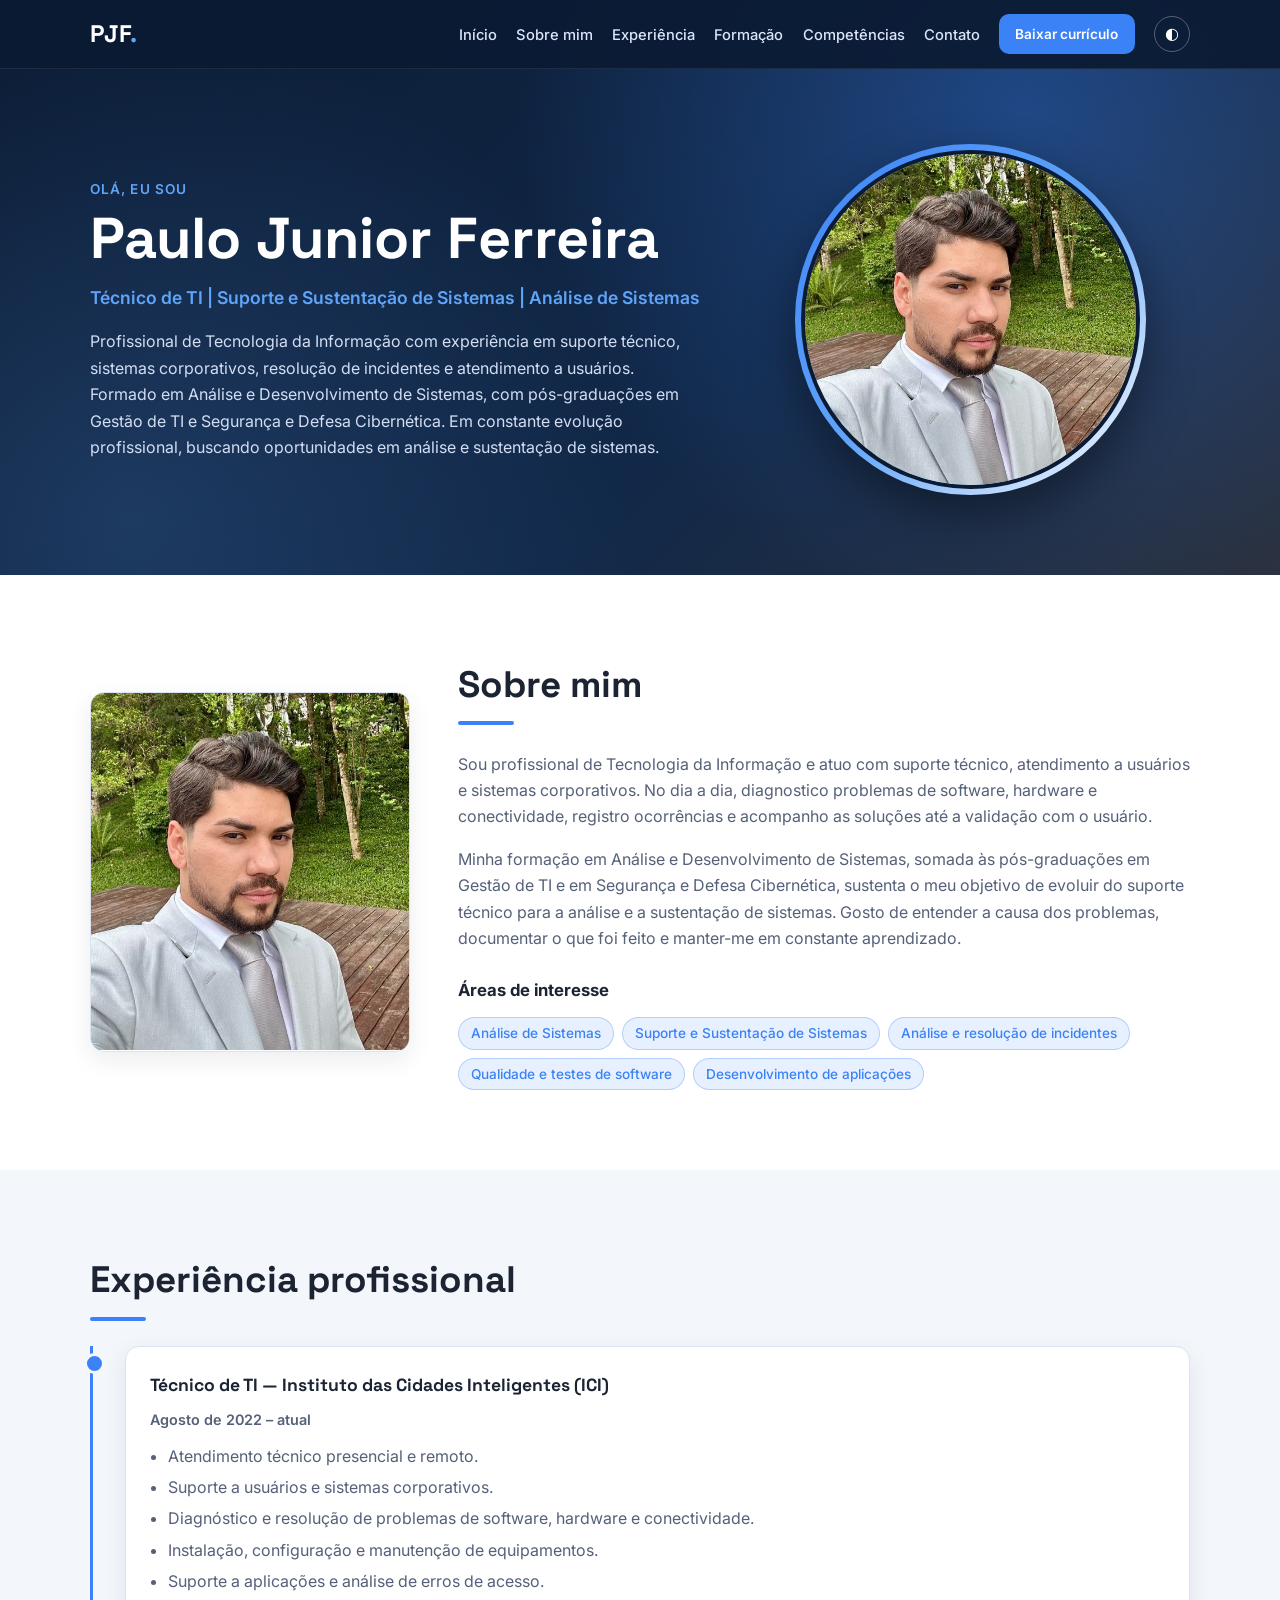
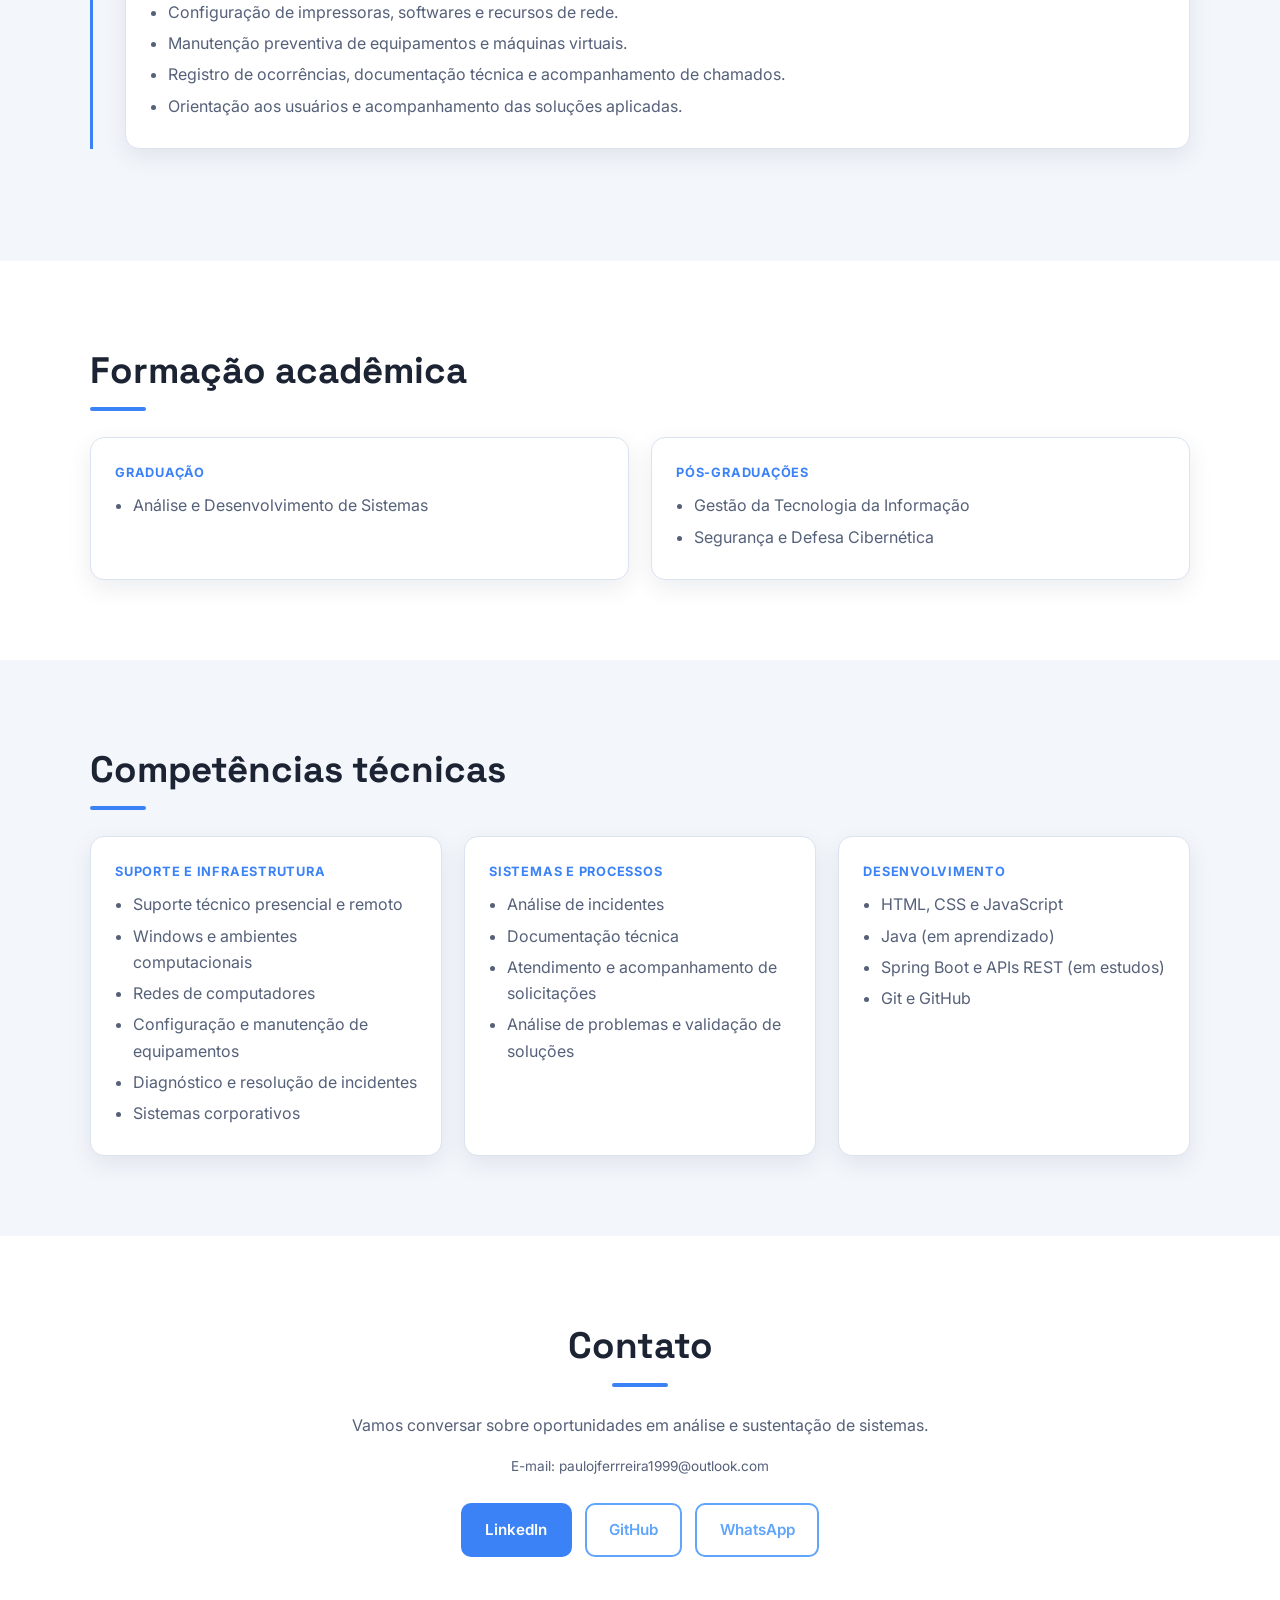
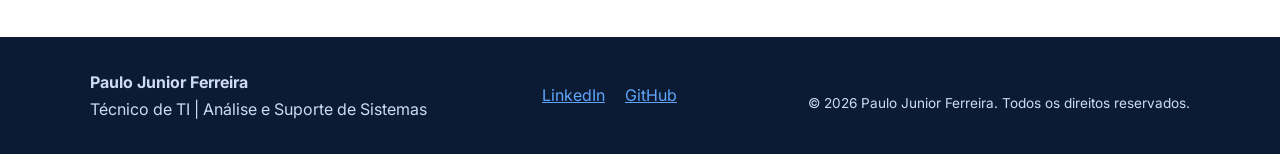
<file: index.html>
<!DOCTYPE html>
<html lang="pt-BR">
<head>
  <meta charset="UTF-8">
  <meta name="viewport" content="width=device-width, initial-scale=1.0">
  <title>Paulo Junior Ferreira | Tecnologia da Informação e Sistemas</title>
  <meta name="description" content="Currículo profissional e portfólio de Paulo Junior Ferreira, profissional de TI com experiência em suporte técnico, sistemas corporativos, análise de incidentes e desenvolvimento de projetos.">
  <meta name="author" content="Paulo Junior Ferreira">
  <meta name="theme-color" content="#0b1b33">
  <meta property="og:type" content="website">
  <meta property="og:title" content="Paulo Junior Ferreira | Tecnologia da Informação e Sistemas">
  <meta property="og:description" content="Técnico de TI | Suporte e Sustentação de Sistemas | Análise de Sistemas.">
  <meta property="og:image" content="assets/images/foto-paulo.jpg">
  <meta name="twitter:card" content="summary_large_image">
  <link rel="preconnect" href="https://fonts.googleapis.com">
  <link rel="preconnect" href="https://fonts.gstatic.com" crossorigin>
  <link href="https://fonts.googleapis.com/css2?family=Inter:wght@400;500;600;700&family=Space+Grotesk:wght@500;700&display=swap" rel="stylesheet">
  <link rel="stylesheet" href="css/style.css">
</head>
<body>
  <a class="skip-link" href="#conteudo">Ir para o conteúdo</a>

  <header class="header" id="topo">
    <nav class="nav container" aria-label="Navegação principal">
      <a href="#inicio" class="logo" aria-label="Paulo Junior Ferreira — início">PJF<span>.</span></a>
      <button class="nav-toggle" aria-expanded="false" aria-controls="menu" aria-label="Abrir menu">
        <span></span><span></span><span></span>
      </button>
      <ul class="menu" id="menu">
        <li><a href="#inicio">Início</a></li>
        <li><a href="#sobre">Sobre mim</a></li>
        <li><a href="#experiencia">Experiência</a></li>
        <li><a href="#formacao">Formação</a></li>
        <li><a href="#competencias">Competências</a></li>
        <li><a href="#contato">Contato</a></li>
        <li><a class="btn btn-small" href="assets/curriculo-paulo-junior-ferreira.pdf" download>Baixar currículo</a></li>
        <li><button class="theme-toggle" id="themeToggle" aria-label="Alternar tema claro/escuro">◐</button></li>
      </ul>
    </nav>
  </header>

  <main id="conteudo">
    <!-- INÍCIO -->
    <section class="hero" id="inicio">
      <div class="hero-bg" aria-hidden="true"></div>
      <div class="container hero-grid">
        <div class="hero-text reveal">
          <p class="eyebrow">Olá, eu sou</p>
          <h1>Paulo Junior Ferreira</h1>
          <p class="role">Técnico de TI | Suporte e Sustentação de Sistemas | Análise de Sistemas</p>
          <p class="lead">Profissional de Tecnologia da Informação com experiência em suporte técnico, sistemas corporativos, resolução de incidentes e atendimento a usuários. Formado em Análise e Desenvolvimento de Sistemas, com pós-graduações em Gestão de TI e Segurança e Defesa Cibernética. Em constante evolução profissional, buscando oportunidades em análise e sustentação de sistemas.</p>
         
        </div>
        <div class="hero-photo reveal">
          <div class="photo-frame">
            <img src="assets/images/foto-paulo.jpg" alt="Retrato de Paulo Junior Ferreira, de terno cinza-claro e gravata, em área externa arborizada" width="480" height="480" fetchpriority="high"
                 onerror="this.style.display='none';this.parentElement.classList.add('no-photo')">
            <span class="photo-fallback" aria-hidden="true">PJF</span>
          </div>
        </div>
      </div>
    </section>

    <!-- SOBRE -->
    <section class="section" id="sobre">
      <div class="container about-grid">
        <div class="about-photo reveal">
          <img src="assets/images/foto-paulo.jpg" alt="Paulo Junior Ferreira" width="360" height="360" loading="lazy"
               onerror="this.closest('.about-photo').style.display='none'">
        </div>
        <div class="reveal">
          <h2 class="section-title">Sobre mim</h2>
          <p>Sou profissional de Tecnologia da Informação e atuo com suporte técnico, atendimento a usuários e sistemas corporativos. No dia a dia, diagnostico problemas de software, hardware e conectividade, registro ocorrências e acompanho as soluções até a validação com o usuário.</p>
          <p>Minha formação em Análise e Desenvolvimento de Sistemas, somada às pós-graduações em Gestão de TI e em Segurança e Defesa Cibernética, sustenta o meu objetivo de evoluir do suporte técnico para a análise e a sustentação de sistemas. Gosto de entender a causa dos problemas, documentar o que foi feito e manter-me em constante aprendizado.</p>
          <h3 class="subtitle">Áreas de interesse</h3>
          <ul class="chips">
            <li>Análise de Sistemas</li>
            <li>Suporte e Sustentação de Sistemas</li>
            <li>Análise e resolução de incidentes</li>
            <li>Qualidade e testes de software</li>
            <li>Desenvolvimento de aplicações</li>
          </ul>
        </div>
      </div>
    </section>

    <!-- EXPERIÊNCIA -->
    <section class="section alt" id="experiencia">
      <div class="container">
        <h2 class="section-title reveal">Experiência profissional</h2>
        <div class="timeline" id="timeline"></div>
      </div>
    </section>

    <!-- FORMAÇÃO -->
    <section class="section" id="formacao">
      <div class="container">
        <h2 class="section-title reveal">Formação acadêmica</h2>
        <div class="cards" id="formacaoCards"></div>
      </div>
    </section>

    <!-- COMPETÊNCIAS -->
    <section class="section alt" id="competencias">
      <div class="container">
        <h2 class="section-title reveal">Competências técnicas</h2>
        <div class="cards" id="skillsCards"></div>
      </div>
    </section>

    <!-- CONTATO -->
    <section class="section" id="contato">
      <div class="container contact reveal">
        <h2 class="section-title">Contato</h2>
        <p>Vamos conversar sobre oportunidades em análise e sustentação de sistemas.</p>
        <p class="small">E-mail: paulojferrreira1999@outlook.com</p>
        <div class="btn-row center">
          <a class="btn" href="https://www.linkedin.com/in/paulo-junior-ferreira-b29650188/" target="_blank" rel="noopener noreferrer">LinkedIn</a>
          <a class="btn btn-outline" href="https://github.com/paulojferreiraa" target="_blank" rel="noopener noreferrer">GitHub</a>
          <a class="btn btn-outline" href="https://wa.me/5541995885907" target="_blank" rel="noopener noreferrer">WhatsApp</a>
         
        </div>
      </div>
    </section>
  </main>

  <footer class="footer">
    <div class="container footer-grid">
      <div>
        <strong>Paulo Junior Ferreira</strong><br>
        Técnico de TI | Análise e Suporte de Sistemas
      </div>
      <div class="footer-links">
        <a href="https://www.linkedin.com/in/paulo-junior-ferreira-b29650188/" target="_blank" rel="noopener noreferrer">LinkedIn</a>
        <a href="https://github.com/paulojferreiraa" target="_blank" rel="noopener noreferrer">GitHub</a>
      </div>
      <div class="small">© <span id="year"></span> Paulo Junior Ferreira. Todos os direitos reservados.</div>
    </div>
  </footer>

  <script src="js/script.js"></script>
</body>
</html>
</file>
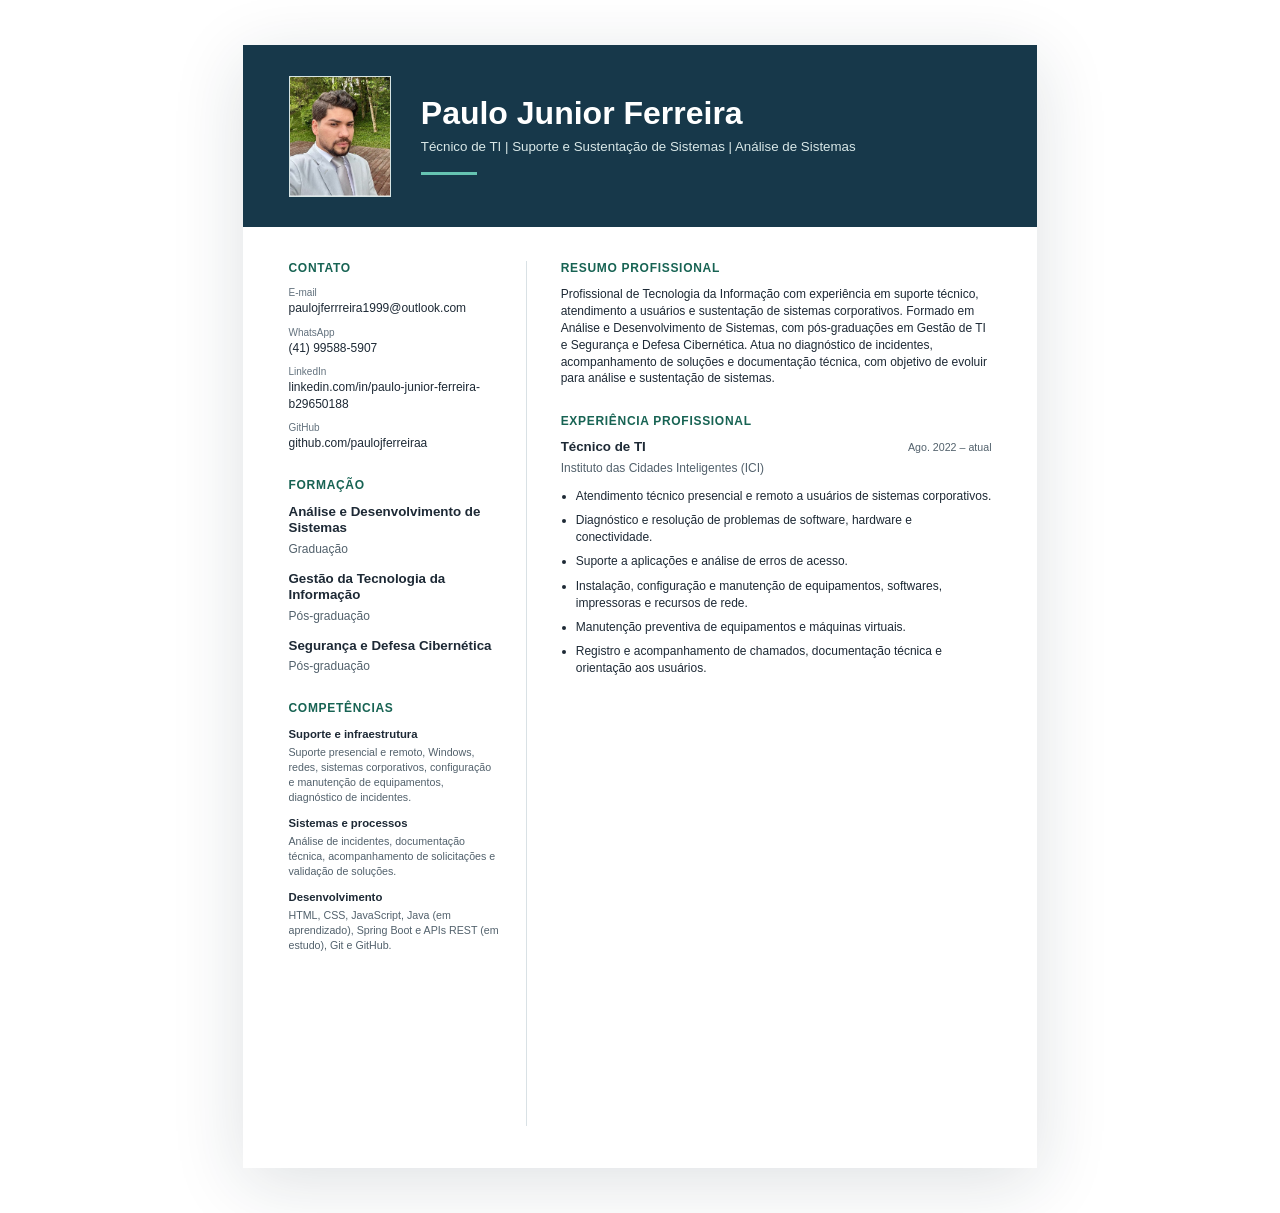
<file: assets/curriculo-paulo-junior-ferreira.html>
<!DOCTYPE html>
<html lang="pt-BR">
<head>
  <meta charset="UTF-8">
  <meta name="viewport" content="width=device-width, initial-scale=1.0">
  <title>Currículo | Paulo Junior Ferreira</title>
  <style>
    @page { size: A4; margin: 0; }
    * { box-sizing: border-box; }
    body { width: 210mm; min-height: 297mm; margin: 0; color: #1d2935; background: #fff; font: 9pt/1.4 Arial, sans-serif; }
    a { color: inherit; text-decoration: none; }
    .page { min-height: 297mm; display: grid; grid-template-rows: 48mm 1fr; }
    .header { display: flex; align-items: center; gap: 8mm; padding: 8mm 12mm; color: #fff; background: #17384a; }
    .portrait { width: 27mm; height: 32mm; flex: 0 0 auto; border: 1.5px solid #d7e5e5; object-fit: cover; object-position: center 35%; }
    .name { margin: 0 0 2mm; font-size: 24pt; line-height: 1.05; font-weight: 700; }
    .role { margin: 0; color: #d8e7e7; font-size: 10pt; }
    .header-rule { width: 15mm; height: 1mm; margin-top: 4mm; background: #66c4b2; }
    .content { display: grid; grid-template-columns: 63mm 1fr; gap: 9mm; padding: 9mm 12mm 11mm; }
    aside { padding-right: 7mm; border-right: 1px solid #d9e1e5; }
    section { margin: 0 0 7mm; }
    h2 { margin: 0 0 3mm; color: #176353; font-size: 9pt; line-height: 1.2; letter-spacing: .7px; text-transform: uppercase; }
    h3 { margin: 0; color: #1d2935; font-size: 10pt; line-height: 1.25; }
    p { margin: 0 0 2mm; }
    ul { margin: 0; padding-left: 4mm; }
    li { margin: 0 0 1.2mm; }
    .contact-list, .plain-list { margin: 0; padding: 0; list-style: none; }
    .contact-list li { margin-bottom: 2.2mm; overflow-wrap: anywhere; }
    .contact-label { display: block; color: #62717d; font-size: 7.5pt; }
    .education-item { margin-bottom: 3.5mm; }
    .education-item p { margin-top: 1mm; color: #52616c; }
    .skill-group { margin-bottom: 3mm; }
    .skill-group h3 { margin-bottom: 1mm; font-size: 8.5pt; }
    .skill-group p { color: #52616c; font-size: 8pt; }
    .summary { margin-bottom: 7mm; }
    .experience-head { display: flex; justify-content: space-between; gap: 4mm; align-items: baseline; }
    .period { color: #52616c; font-size: 8pt; white-space: nowrap; }
    .company { margin: 1mm 0 3mm; color: #52616c; }
    .experience-list li { margin-bottom: 2mm; }
    @media screen {
      body { margin: 12mm auto; box-shadow: 0 4mm 18mm #162c3a24; }
    }
    @media print {
      html, body { width: 210mm; height: 297mm; }
      .page { height: 297mm; min-height: 0; }
    }
  </style>
</head>
<body>
  <article class="page">
    <header class="header">
      <img class="portrait" src="images/foto-paulo.jpg" alt="Foto de Paulo Junior Ferreira">
      <div>
        <h1 class="name">Paulo Junior Ferreira</h1>
        <p class="role">Técnico de TI | Suporte e Sustentação de Sistemas | Análise de Sistemas</p>
        <div class="header-rule" aria-hidden="true"></div>
      </div>
    </header>

    <div class="content">
      <aside>
        <section>
          <h2>Contato</h2>
          <ul class="contact-list">
            <li><span class="contact-label">E-mail</span><a href="mailto:paulojferrreira1999@outlook.com">paulojferrreira1999@outlook.com</a></li>
            <li><span class="contact-label">WhatsApp</span><a href="https://wa.me/5541995885907">(41) 99588-5907</a></li>
            <li><span class="contact-label">LinkedIn</span><a href="https://www.linkedin.com/in/paulo-junior-ferreira-b29650188/">linkedin.com/in/paulo-junior-ferreira-b29650188</a></li>
            <li><span class="contact-label">GitHub</span><a href="https://github.com/paulojferreiraa">github.com/paulojferreiraa</a></li>
          </ul>
        </section>

        <section>
          <h2>Formação</h2>
          <div class="education-item">
            <h3>Análise e Desenvolvimento de Sistemas</h3>
            <p>Graduação</p>
          </div>
          <div class="education-item">
            <h3>Gestão da Tecnologia da Informação</h3>
            <p>Pós-graduação</p>
          </div>
          <div class="education-item">
            <h3>Segurança e Defesa Cibernética</h3>
            <p>Pós-graduação</p>
          </div>
        </section>

        <section>
          <h2>Competências</h2>
          <div class="skill-group">
            <h3>Suporte e infraestrutura</h3>
            <p>Suporte presencial e remoto, Windows, redes, sistemas corporativos, configuração e manutenção de equipamentos, diagnóstico de incidentes.</p>
          </div>
          <div class="skill-group">
            <h3>Sistemas e processos</h3>
            <p>Análise de incidentes, documentação técnica, acompanhamento de solicitações e validação de soluções.</p>
          </div>
          <div class="skill-group">
            <h3>Desenvolvimento</h3>
            <p>HTML, CSS, JavaScript, Java (em aprendizado), Spring Boot e APIs REST (em estudo), Git e GitHub.</p>
          </div>
        </section>
      </aside>

      <main>
        <section class="summary">
          <h2>Resumo profissional</h2>
          <p>Profissional de Tecnologia da Informação com experiência em suporte técnico, atendimento a usuários e sustentação de sistemas corporativos. Formado em Análise e Desenvolvimento de Sistemas, com pós-graduações em Gestão de TI e Segurança e Defesa Cibernética. Atua no diagnóstico de incidentes, acompanhamento de soluções e documentação técnica, com objetivo de evoluir para análise e sustentação de sistemas.</p>
        </section>

        <section>
          <h2>Experiência profissional</h2>
          <div class="experience-head">
            <h3>Técnico de TI</h3>
            <span class="period">Ago. 2022 – atual</span>
          </div>
          <p class="company">Instituto das Cidades Inteligentes (ICI)</p>
          <ul class="experience-list">
            <li>Atendimento técnico presencial e remoto a usuários de sistemas corporativos.</li>
            <li>Diagnóstico e resolução de problemas de software, hardware e conectividade.</li>
            <li>Suporte a aplicações e análise de erros de acesso.</li>
            <li>Instalação, configuração e manutenção de equipamentos, softwares, impressoras e recursos de rede.</li>
            <li>Manutenção preventiva de equipamentos e máquinas virtuais.</li>
            <li>Registro e acompanhamento de chamados, documentação técnica e orientação aos usuários.</li>
          </ul>
        </section>
      </main>
    </div>
  </article>
</body>
</html>
</file>
<file: css/style.css>
:root{
  --navy:#0b1b33; --navy-2:#112848; --graphite:#2b3240; --blue:#3b82f6; --blue-2:#60a5fa;
  --bg:#ffffff; --bg-alt:#f3f6fb; --text:#1c2433; --muted:#556079; --card:#ffffff; --border:#dbe3f0;
  --shadow:0 8px 24px rgba(11,27,51,.08); --radius:14px;
}
:root[data-theme="dark"]{
  --bg:#0b1220; --bg-alt:#0f192c; --text:#e6ecf8; --muted:#9fb0cc; --card:#13203a; --border:#243452;
  --shadow:0 8px 24px rgba(0,0,0,.35);
}
*{box-sizing:border-box;margin:0;padding:0}
html{scroll-behavior:smooth;scroll-padding-top:76px}
body{font-family:'Inter',system-ui,sans-serif;background:var(--bg);color:var(--text);line-height:1.65;font-size:1rem}
img{max-width:100%;display:block}
a{color:var(--blue)}
.container{width:min(1100px,92%);margin-inline:auto}
.skip-link{position:absolute;left:-999px;top:0;background:var(--blue);color:#fff;padding:.6rem 1rem;z-index:200}
.skip-link:focus{left:0}
:focus-visible{outline:3px solid var(--blue-2);outline-offset:3px}

/* Header */
.header{position:fixed;inset:0 0 auto 0;z-index:100;background:rgba(11,27,51,.92);backdrop-filter:blur(10px);border-bottom:1px solid rgba(255,255,255,.08)}
.nav{display:flex;align-items:center;justify-content:space-between;height:68px}
.logo{font-family:'Space Grotesk',sans-serif;font-weight:700;font-size:1.5rem;color:#fff;text-decoration:none}
.logo span{color:var(--blue-2)}
.menu{display:flex;align-items:center;gap:1.2rem;list-style:none}
.menu a:not(.btn){color:#dbe6fb;text-decoration:none;font-size:.92rem;font-weight:500}
.menu a:not(.btn):hover{color:#fff}
.theme-toggle{background:none;border:1px solid rgba(255,255,255,.3);color:#fff;width:36px;height:36px;border-radius:50%;cursor:pointer;font-size:1rem}
.nav-toggle{display:none;background:none;border:0;cursor:pointer;padding:.5rem}
.nav-toggle span{display:block;width:24px;height:2px;background:#fff;margin:5px 0;transition:.25s}

/* Buttons */
.btn{display:inline-block;background:var(--blue);color:#fff;padding:.8rem 1.4rem;border-radius:10px;font-weight:600;text-decoration:none;border:2px solid var(--blue);cursor:pointer;font-size:.95rem;font-family:inherit;transition:transform .2s,background .2s}
.btn:hover{transform:translateY(-2px);background:#2563eb;border-color:#2563eb}
.btn-small{padding:.45rem .9rem;font-size:.85rem}
.btn-outline{background:transparent;color:var(--blue-2);border-color:var(--blue-2)}
.btn-outline:hover{background:var(--blue);color:#fff}
.btn-ghost{background:transparent;color:inherit;border-color:transparent;text-decoration:underline}
.btn-ghost:hover{background:transparent;color:var(--blue-2);border-color:transparent}
.btn-row{display:flex;flex-wrap:wrap;gap:.8rem;margin-top:1.6rem}
.btn-row.center{justify-content:center}

/* Hero */
.hero{position:relative;color:#fff;background:linear-gradient(135deg,var(--navy) 0%,var(--navy-2) 60%,var(--graphite) 100%);padding:9rem 0 5rem;overflow:hidden}
.hero-bg{position:absolute;inset:0;background:radial-gradient(circle at 80% 20%,rgba(59,130,246,.35),transparent 45%),radial-gradient(circle at 10% 90%,rgba(96,165,250,.18),transparent 40%);animation:float 14s ease-in-out infinite alternate}
@keyframes float{to{transform:scale(1.08) translateY(-10px)}}
.hero-grid{position:relative;display:grid;grid-template-columns:1.4fr 1fr;gap:3rem;align-items:center}
.eyebrow{color:var(--blue-2);font-weight:600;letter-spacing:.08em;text-transform:uppercase;font-size:.85rem}
.hero h1{font-family:'Space Grotesk',sans-serif;font-size:clamp(2.2rem,5vw,3.6rem);line-height:1.1;margin:.4rem 0 .8rem}
.role{font-size:1.1rem;color:var(--blue-2);font-weight:600;margin-bottom:1rem}
.lead{color:#d3def4;max-width:60ch}
.hero .btn-ghost{color:#fff}
.photo-frame{position:relative;width:min(380px,80%);aspect-ratio:1;margin-inline:auto;border-radius:50%;padding:6px;background:linear-gradient(135deg,var(--blue),var(--blue-2),#fff);box-shadow:0 20px 50px rgba(0,0,0,.45)}
.photo-frame img{width:100%;height:100%;object-fit:cover;object-position:50% 25%;border-radius:50%;border:4px solid var(--navy)}
.photo-fallback{display:none}
.photo-frame.no-photo{display:grid;place-items:center;background:var(--navy-2);border:2px dashed var(--blue-2)}
.photo-frame.no-photo .photo-fallback{display:block;font-family:'Space Grotesk',sans-serif;font-size:4rem;color:var(--blue-2)}

/* Sections */
.section{padding:5rem 0}
.section.alt{background:var(--bg-alt)}
.section-title{font-family:'Space Grotesk',sans-serif;font-size:clamp(1.7rem,3.5vw,2.3rem);margin-bottom:1.6rem;position:relative;padding-bottom:.6rem}
.section-title::after{content:"";position:absolute;left:0;bottom:0;width:56px;height:4px;border-radius:4px;background:var(--blue)}
.subtitle{margin:1.6rem 0 .8rem;font-size:1.05rem}
.about-grid{display:grid;grid-template-columns:320px 1fr;gap:3rem;align-items:center}
.about-photo img{width:100%;aspect-ratio:1;object-fit:cover;object-position:50% 25%;border-radius:var(--radius);box-shadow:var(--shadow);border:1px solid var(--border)}
.about-grid p{margin-bottom:1rem;color:var(--muted)}
.chips{display:flex;flex-wrap:wrap;gap:.5rem;list-style:none}
.chips li,.tag{background:rgba(59,130,246,.12);color:var(--blue);border:1px solid rgba(59,130,246,.3);padding:.25rem .75rem;border-radius:999px;font-size:.85rem;font-weight:500}
:root[data-theme="dark"] .chips li,:root[data-theme="dark"] .tag{color:var(--blue-2)}

/* Cards */
.cards{display:grid;grid-template-columns:repeat(auto-fit,minmax(290px,1fr));gap:1.4rem}
.card{background:var(--card);border:1px solid var(--border);border-radius:var(--radius);padding:1.5rem;box-shadow:var(--shadow);transition:transform .25s}
.card:hover{transform:translateY(-4px)}
.card h3{font-size:1.1rem;margin-bottom:.5rem;font-family:'Space Grotesk',sans-serif}
.card h4{font-size:.8rem;text-transform:uppercase;letter-spacing:.06em;color:var(--blue);margin-bottom:.6rem}
.card ul{margin-left:1.1rem;color:var(--muted)}
.card li{margin-bottom:.3rem}
.card p{color:var(--muted);margin-bottom:.7rem}
.card .tags{display:flex;flex-wrap:wrap;gap:.4rem;margin:.6rem 0 1rem}
.card .links{display:flex;gap:.8rem;flex-wrap:wrap;margin-top:.8rem}
.status{display:inline-block;font-size:.75rem;font-weight:700;text-transform:uppercase;letter-spacing:.05em;padding:.2rem .6rem;border-radius:6px;background:var(--graphite);color:#fff;margin-bottom:.6rem}
.status.publicado{background:#15803d}.status.concluido{background:#15803d}.status.desenvolvimento{background:#b45309}
.empty{color:var(--muted);font-style:italic}
.filters{display:flex;flex-wrap:wrap;gap:.5rem;margin-bottom:1.4rem}
.filter-btn{background:var(--card);border:1px solid var(--border);color:var(--text);padding:.4rem .9rem;border-radius:999px;cursor:pointer;font-family:inherit;font-size:.85rem}
.filter-btn[aria-pressed="true"]{background:var(--blue);color:#fff;border-color:var(--blue)}

/* Timeline */
.timeline{position:relative;padding-left:2rem;border-left:3px solid var(--blue)}
.tl-item{position:relative;margin-bottom:2rem}
.tl-item::before{content:"";position:absolute;left:calc(-2rem - 9px);top:.4rem;width:15px;height:15px;border-radius:50%;background:var(--blue);border:3px solid var(--bg-alt)}
.tl-item .card ul{margin-top:.6rem}
.period{color:var(--blue);font-weight:600;font-size:.9rem;margin-bottom:.6rem}

.contact{text-align:center}
.contact .section-title::after{left:50%;transform:translateX(-50%)}
.contact p{color:var(--muted)}
.small{font-size:.85rem;margin-top:1rem}
.footer{background:var(--navy);color:#cfdbf3;padding:2rem 0}
.footer-grid{display:flex;flex-wrap:wrap;gap:1.5rem;justify-content:space-between;align-items:center}
.footer a{color:var(--blue-2);margin-right:1rem}

/* Animações de rolagem */
.reveal{opacity:0;transform:translateY(24px);transition:opacity .7s,transform .7s}
.reveal.visible{opacity:1;transform:none}

@media (max-width:860px){
  .hero-grid{grid-template-columns:1fr}
  .hero-photo{order:-1}
  .photo-frame{width:min(240px,60%)}
  .about-grid{grid-template-columns:1fr}
  .about-photo{max-width:260px;margin-inline:auto}
  .nav-toggle{display:block}
  .menu{position:absolute;top:68px;left:0;right:0;background:var(--navy);flex-direction:column;align-items:flex-start;padding:1rem 4%;gap:.9rem;display:none}
  .menu.open{display:flex}
  .hero{padding-top:7rem}
}
@media (prefers-reduced-motion:reduce){
  *{animation:none!important;transition:none!important;scroll-behavior:auto!important}
  .reveal{opacity:1;transform:none}
}
</file>
